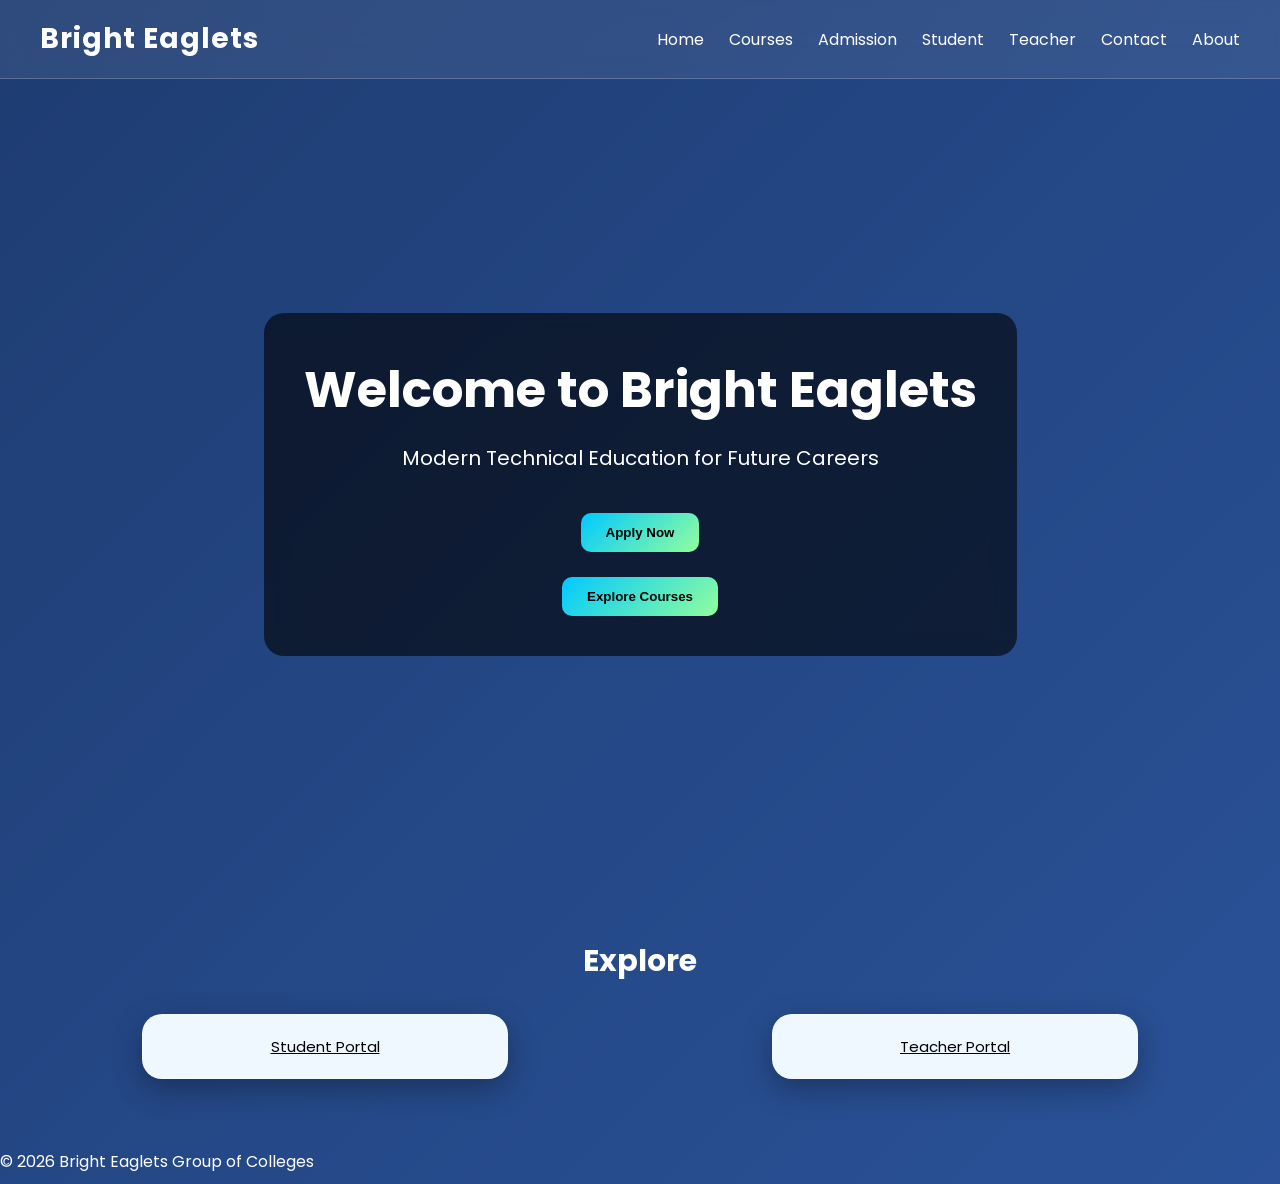
<file: index.html>
<!DOCTYPE html>
<html lang="en">
<head>
  <link href="https://fonts.googleapis.com/css2?family=Poppins:wght@300;500;700&display=swap" rel="stylesheet">
<meta charset="UTF-8">
<meta name="viewport" content="width=device-width, initial-scale=1.0">

<title>Bright Eaglets</title>

<link rel="stylesheet" href="style.css">
<link rel="stylesheet" href="https://cdnjs.cloudflare.com/ajax/libs/font-awesome/6.5.0/css/all.min.css">
<style>
.grid a{
background-color: aliceblue;
padding: 20px;
}
</style>
  <link rel="icon" type="image/png" href="favicon.png">
</head>

<body>

<!-- NAVBAR -->
<nav class="navbar">
  <div class="logo">Bright Eaglets</div>
  <ul class="nav-links">
    <li><a href="index.html">Home</a></li>
    <li><a href="courses.html">Courses</a></li>
    <li><a href="admission.html">Admission</a></li>
    <li><a href="student.html">Student</a></li>
    <li><a href="teacher.html">Teacher</a></li>
    <li><a href="contact.html">Contact</a></li>
     <li><a href="about.html">About</a></li>
  </ul>
</nav>

<!-- HERO -->
<section class="hero">
  <div class="overlay">
    <h1 id="typing"></h1>
    <p>Modern Technical Education for Future Careers</p><br>
    <a href="admission.html"><button><b>Apply Now</b></button></a><br><br>
    <a href="courses.html"><button class="outline">Explore Courses</button></a>
  </div>
</section>

<!-- QUICK LINKS -->
<section class="section">
  <h2>Explore</h2>
  <div class="grid">
    <a href="student.html" class="card">Student Portal</a>
    <a href="teacher.html" class="card">Teacher Portal</a>
  </div>
</section>

<footer>
  <p>© 2026 Bright Eaglets Group of Colleges</p>
</footer>

<script src="script.js"></script>
</body>
</html>
</file>
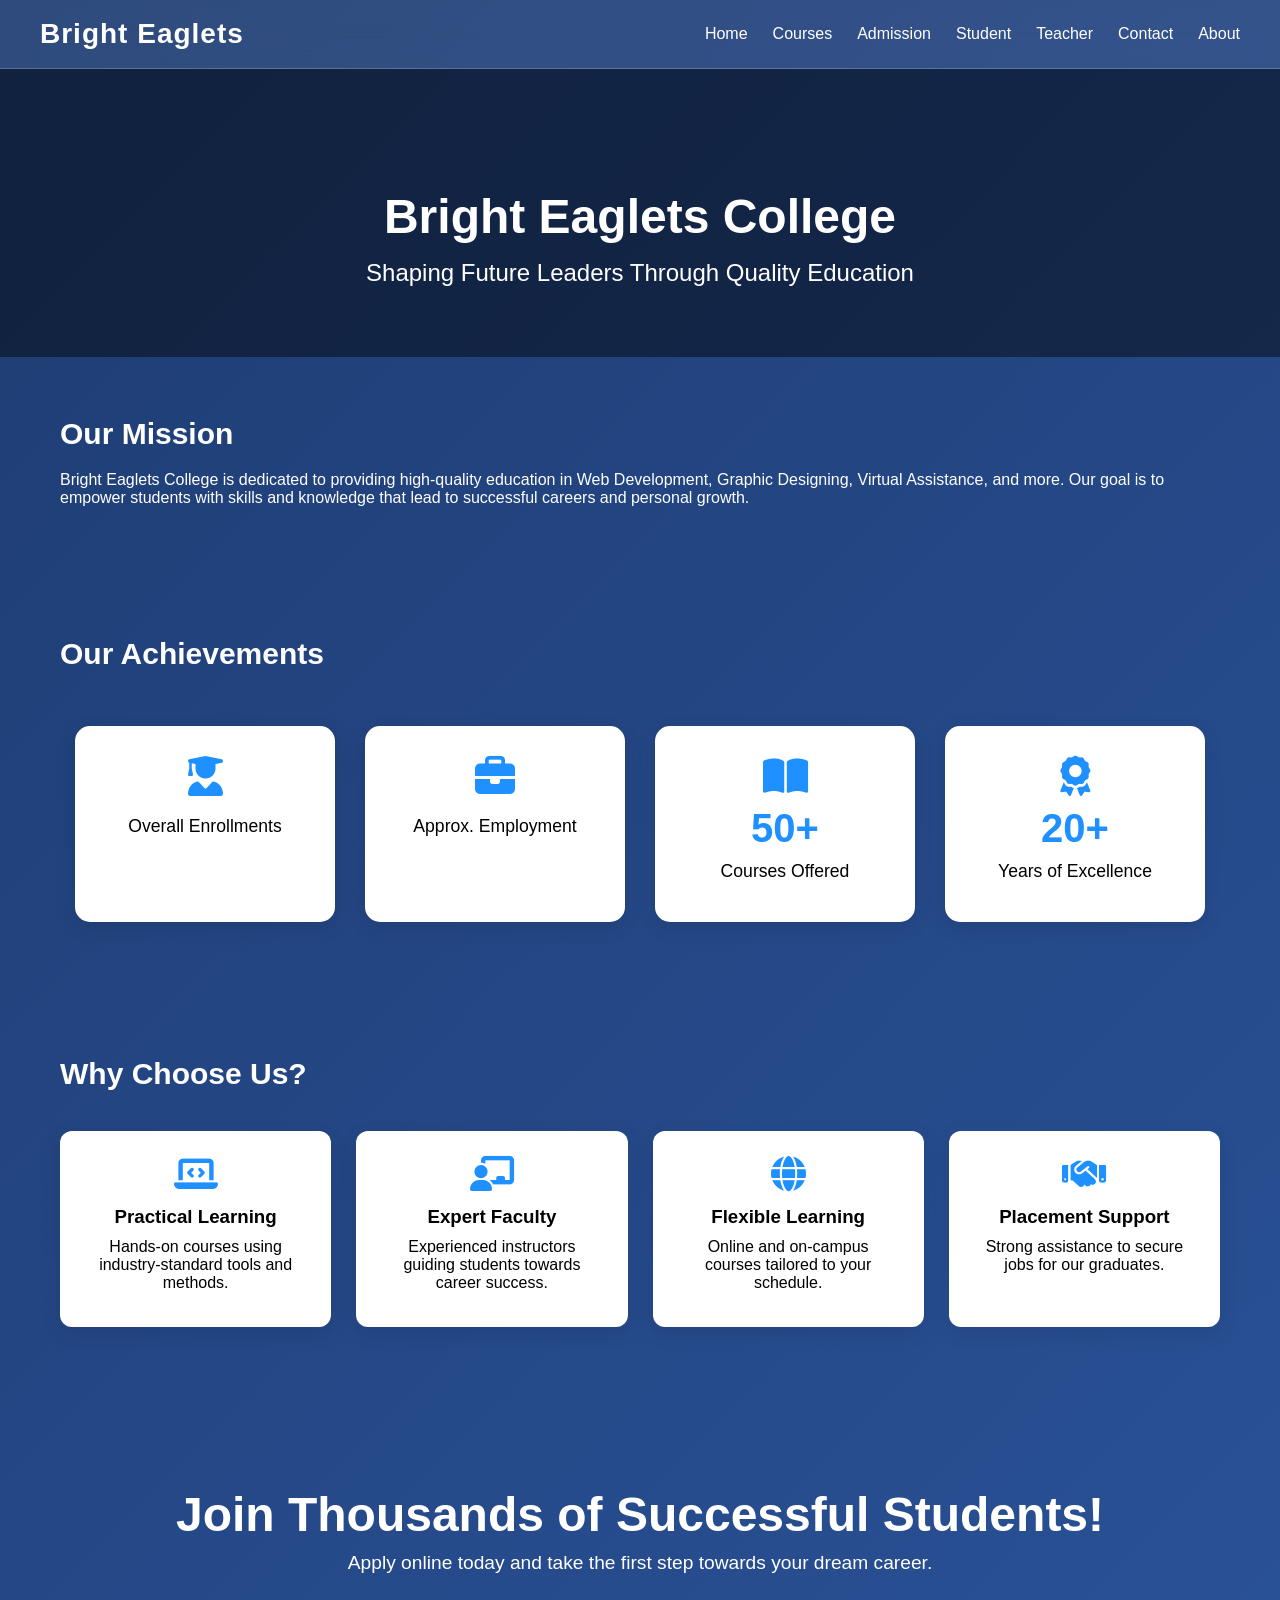
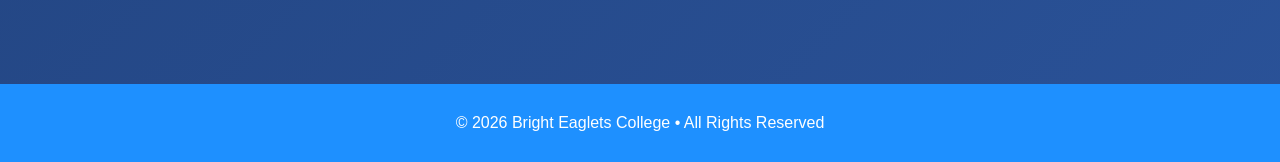
<file: about.html>
<!DOCTYPE html>
<html lang="en">
<head>
    <meta charset="UTF-8">
    <meta name="viewport" content="width=device-width, initial-scale=1.0">
    <title>About Us - Bright Eaglets College</title>
    <link rel="stylesheet" href="style.css">
    <link href="https://fonts.googleapis.com/css2?family=Roboto:wght@400;700&display=swap" rel="stylesheet">
    <link rel="stylesheet" href="https://cdnjs.cloudflare.com/ajax/libs/font-awesome/6.4.0/css/all.min.css">
    <style>
        /* Base */
   
        /* Header */
        header {
            background: url('https://images.unsplash.com/photo-1581091870621-58b3f270c8f6?crop=entropy&cs=tinysrgb&fit=max&fm=jpg&q=80&w=1920') no-repeat center center/cover;
            color: white;
            text-align: center;
            padding: 120px 20px 60px;
            position: relative;
        }
        header::after {
            content: '';
            position: absolute; top:0; left:0; width:100%; height:100%;
            background: rgba(0,0,0,0.45); /* Dark overlay for text visibility */
        }
        header h1, header p { position: relative; z-index: 2; color: white; }
        header h1 { font-size: 3em; margin: 0; }
        header p { font-size: 1.5em; margin-top: 15px; }

        /* Sections */
        section { padding: 60px 20px; max-width: 1200px; margin: auto; }
        h2 { color: white; } /* Headings outside cards now white */

        /* Achievements */
        .achievements {
            display: flex; justify-content: space-around; flex-wrap: wrap; margin-top: 40px;
        }
        .achievement {
            background: white;
            padding: 30px;
            margin: 15px;
            border-radius: 15px;
            box-shadow: 0 6px 20px rgba(0,0,0,0.1);
            flex: 1 1 250px;
            text-align: center;
            transition: transform 0.3s ease, box-shadow 0.3s ease;
            color: black; /* Card text black */
        }
        .achievement:hover {
            transform: translateY(-10px);
            box-shadow: 0 12px 25px rgba(0,0,0,0.15);
        }
        .achievement h2 { font-size: 2.5em; margin-bottom: 10px; color: #1e90ff; }
        .achievement i { font-size: 2.5em; color: #1e90ff; margin-bottom: 10px; }
        .achievement p { font-size: 1.1em; }

        /* Enrollment/Employment empty text white */
        #enrollments:empty, #employment:empty { color: white; }

        /* Features / Why Choose Us */
        .features {
            display: grid; grid-template-columns: repeat(auto-fit, minmax(250px, 1fr));
            gap: 25px; margin-top: 40px;
        }
        .feature {
            background: #fff;
            border-radius: 12px;
            padding: 25px;
            box-shadow: 0 6px 20px rgba(0,0,0,0.1);
            text-align: center;
            transition: transform 0.3s ease;
            color: black; /* Card text black */
        }
        .feature:hover { transform: translateY(-8px); }
        .feature i { font-size: 2.2em; color: #1e90ff; margin-bottom: 15px; }

        /* Parallax CTA */
        .parallax {
            background-attachment: fixed;
            background-position: center;
            background-repeat: no-repeat;
            background-size: cover;
            color: white;
            text-align: center;
            padding: 100px 20px;
        }
        .parallax h2 { font-size: 3em; margin: 0; }
        .parallax p { font-size: 1.2em; }

        /* Footer */
        footer { background: #1e90ff; color: white; text-align: center; padding: 30px; }
    </style>
</head>
<body>

    <!-- Navbar -->
    <nav class="navbar">
        <div class="logo">Bright Eaglets</div>
        <ul class="nav-links">
            <li><a href="index.html">Home</a></li>
            <li><a href="courses.html">Courses</a></li>
            <li><a href="admission.html">Admission</a></li>
            <li><a href="student.html">Student</a></li>
            <li><a href="teacher.html">Teacher</a></li>
            <li><a href="contact.html">Contact</a></li>
            <li><a href="about.html">About</a></li>
        </ul>
    </nav>

    <!-- Header -->
    <header>
        <h1>Bright Eaglets College</h1>
        <p>Shaping Future Leaders Through Quality Education</p>
    </header>

    <!-- Mission Section -->
    <section>
        <h2>Our Mission</h2>
        <p>Bright Eaglets College is dedicated to providing high-quality education in Web Development, Graphic Designing, Virtual Assistance, and more. Our goal is to empower students with skills and knowledge that lead to successful careers and personal growth.</p>
    </section>

    <!-- Achievements Section -->
    <section>
        <h2>Our Achievements</h2>
        <div class="achievements">
            <div class="achievement">
                <i class="fas fa-user-graduate"></i>
                <h2 id="enrollments"></h2>
                <p>Overall Enrollments</p>
            </div>
            <div class="achievement">
                <i class="fas fa-briefcase"></i>
                <h2 id="employment"></h2>
                <p>Approx. Employment</p>
            </div>
            <div class="achievement">
                <i class="fas fa-book-open"></i>
                <h2>50+</h2>
                <p>Courses Offered</p>
            </div>
            <div class="achievement">
                <i class="fas fa-award"></i>
                <h2>20+</h2>
                <p>Years of Excellence</p>
            </div>
        </div>
    </section>

    <!-- Features Section -->
    <section>
        <h2>Why Choose Us?</h2>
        <div class="features">
            <div class="feature">
                <i class="fas fa-laptop-code"></i>
                <h3>Practical Learning</h3>
                <p>Hands-on courses using industry-standard tools and methods.</p>
            </div>
            <div class="feature">
                <i class="fas fa-chalkboard-teacher"></i>
                <h3>Expert Faculty</h3>
                <p>Experienced instructors guiding students towards career success.</p>
            </div>
            <div class="feature">
                <i class="fas fa-globe"></i>
                <h3>Flexible Learning</h3>
                <p>Online and on-campus courses tailored to your schedule.</p>
            </div>
            <div class="feature">
                <i class="fas fa-handshake"></i>
                <h3>Placement Support</h3>
                <p>Strong assistance to secure jobs for our graduates.</p>
            </div>
        </div>
    </section>

    <!-- Parallax CTA Section -->
    <div class="parallax" style="background-image: url('https://www.brighteaglets.edu.pk/assets/images/cta.jpg');">
        <h2>Join Thousands of Successful Students!</h2>
        <p>Apply online today and take the first step towards your dream career.</p>
    </div>

    <!-- Footer -->
    <footer>
        &copy; 2026 Bright Eaglets College • All Rights Reserved
    </footer>

</body>
</html>
</file>
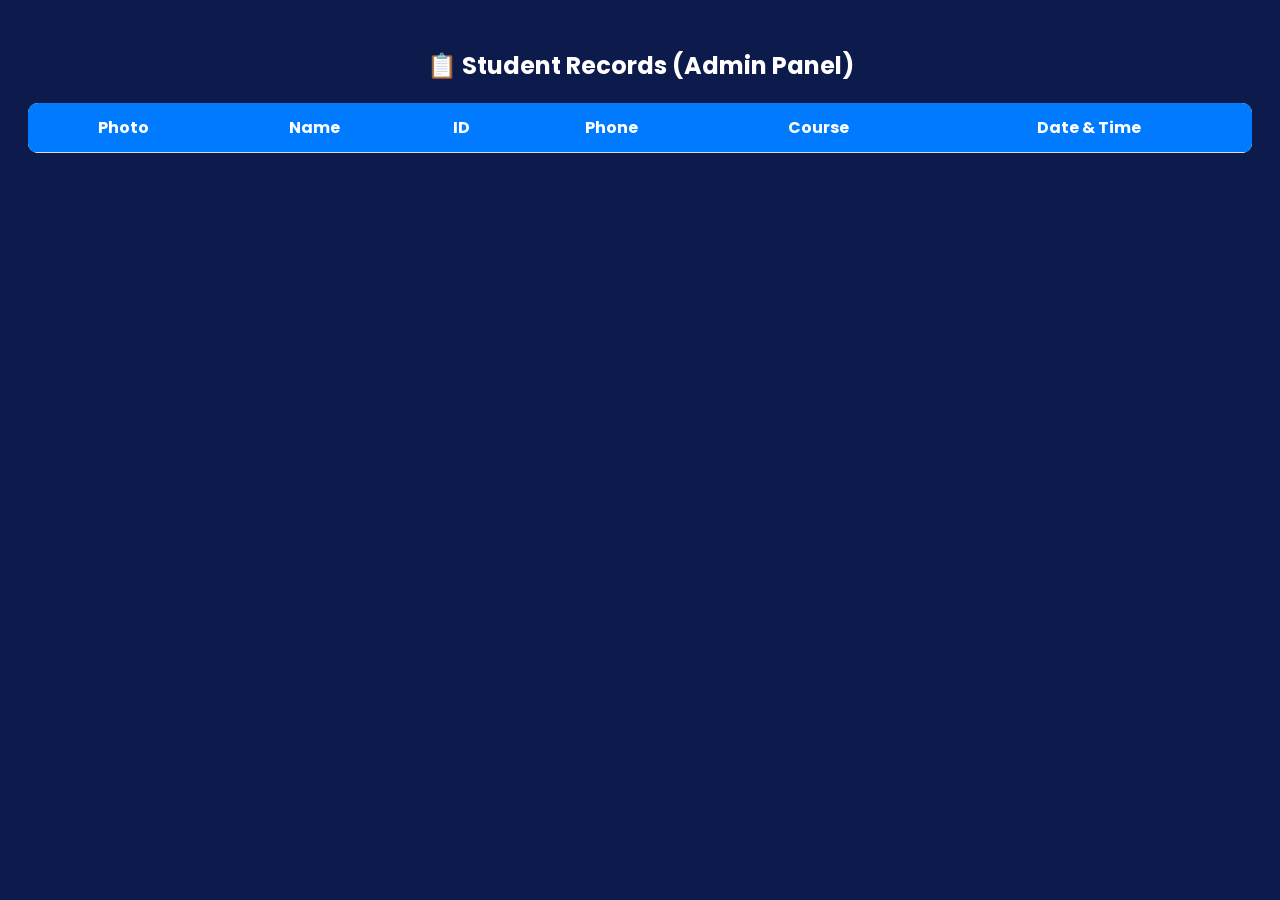
<file: admin.html>
<!DOCTYPE html>
<html>
<head>
<title>Admin Panel</title>
<link href="https://fonts.googleapis.com/css2?family=Poppins:wght@300;500;700&display=swap" rel="stylesheet">

<style>
body{
  font-family:'Poppins',sans-serif;
  background:#0d1b4c;
  color:white;
  padding:20px;
}

h2{
  text-align:center;
}

table{
  width:100%;
  border-collapse:collapse;
  margin-top:20px;
  background:white;
  color:black;
  border-radius:10px;
  overflow:hidden;
}

th, td{
  padding:12px;
  text-align:center;
  border-bottom:1px solid #ddd;
}

th{
  background:#007bff;
  color:white;
}

img{
  width:50px;
  height:50px;
  border-radius:50%;
  object-fit:cover;
}

tr:hover{
  background:#f1f1f1;
}
</style>
</head>

<body>

<h2>📋 Student Records (Admin Panel)</h2>

<table>
<thead>
<tr>
<th>Photo</th>
<th>Name</th>
<th>ID</th>
<th>Phone</th>
<th>Course</th>
<th>Date & Time</th>
</tr>
</thead>

<tbody id="tableBody"></tbody>
</table>

<script>
let students = JSON.parse(localStorage.getItem("students")) || [];

let table = document.getElementById("tableBody");

students.forEach(student => {
  let row = `
    <tr>
      <td><img src="${student.photo}"></td>
      <td>${student.name}</td>
      <td>${student.id}</td>
      <td>${student.phone}</td>
      <td>${student.course}</td>
      <td>${student.date}</td>
    </tr>
  `;
  table.innerHTML += row;
});
</script>

</body>
</html>
</file>
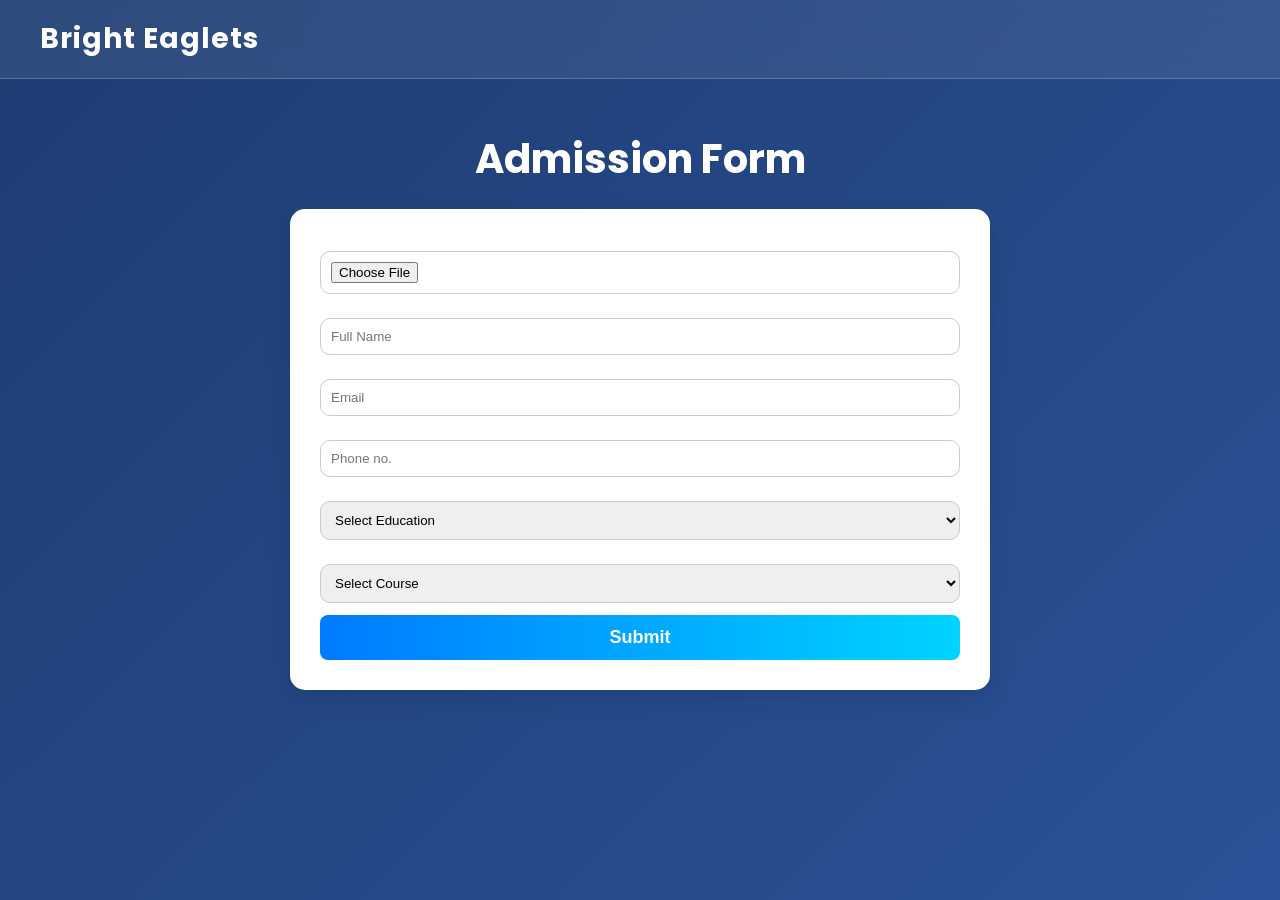
<file: admission.html>
<!DOCTYPE html>
<html>
<head>
  <link href="https://fonts.googleapis.com/css2?family=Poppins:wght@300;500;700&display=swap" rel="stylesheet">
<title>Admission</title>
<link rel="stylesheet" href="style.css">

<style>
body{
  font-family:'Poppins',sans-serif;
  background:linear-gradient(135deg,#1e3c72,#2a5298);
  min-height:100vh;
  color:#fff;
}

.section {
  text-align: center;
  padding: 50px 20px;
}

form {
  background: #fff;
  padding: 30px;
  max-width: 700px;
  margin: auto;
  border-radius: 15px;
  box-shadow: 0 10px 25px rgba(0,0,0,0.1);
}

form input, form select {
  width: 100%;
  padding: 10px;
  margin: 12px 0;
  border-radius: 10px;
  border: 1px solid #ccc;
}

form button {
  width: 100%;
  padding: 12px;
  background: linear-gradient(90deg,#007BFF,#00D4FF);
  border: none;
  color: white;
  font-size: 18px;
  border-radius: 8px;
  cursor: pointer;
}

h2 {
  font-size: 40px;
}
</style>

</head>

<body>

<nav class="navbar">
  <div class="logo">Bright Eaglets</div>
</nav>

<section class="section">
<h2>Admission Form</h2>

<!-- ✅ FORM UPDATED -->
<form action="submit.php" method="POST" enctype="multipart/form-data">

<input type="file" name="photo" required>

<input type="text" name="name" placeholder="Full Name" required>
<input type="email" name="email" placeholder="Email" required>
<input type="text" name="phone" placeholder="Phone no." required>

<select name="education" required>
  <option value="">Select Education</option>
  <option>Matric</option>
  <option>Intermediate</option>
  <option>Bachelor</option>
  <option>Master</option>
</select>

<select name="course" required>
<option value="">Select Course</option>
<option>Graphic Designing</option>
<option>Freelancing</option>
<option>Cyber Security</option>
<option>Web Development</option>
</select>

<button type="submit">Submit</button>

</form>

</section>

</body>
</html>
</file>
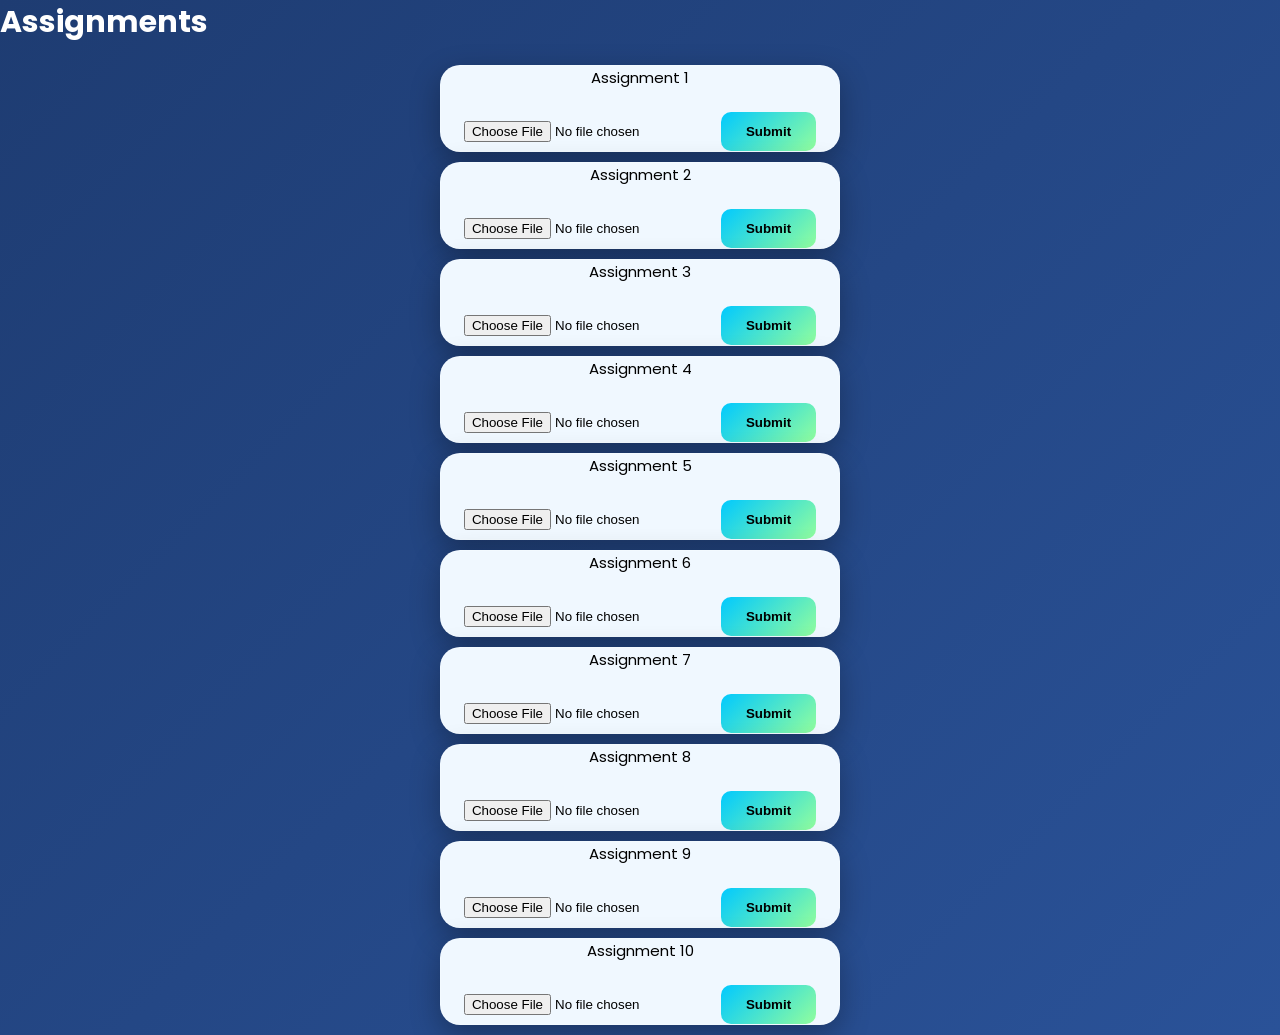
<file: assignment.html>
<!DOCTYPE html>
<html>
<head>
    <link href="https://fonts.googleapis.com/css2?family=Poppins:wght@300;500;700&display=swap" rel="stylesheet">
<title>Assignments</title>
<link rel="stylesheet" href="style.css">
</head>
<body>

<h2>Assignments</h2>

<div class="card">
  Assignment 1 <br><br>
  <input type="file">
  <button onclick="submitAssignment(1)">Submit</button>
</div>
<div class="card">
  Assignment 2 <br><br>
  <input type="file">
  <button onclick="submitAssignment(1)">Submit</button>
</div>
<div class="card">
  Assignment 3 <br><br>
  <input type="file">
  <button onclick="submitAssignment(1)">Submit</button>
</div>
<div class="card">
  Assignment 4<br><br>
  <input type="file">
  <button onclick="submitAssignment(1)">Submit</button>
</div>
<div class="card">
  Assignment 5 <br><br>
  <input type="file">
  <button onclick="submitAssignment(1)">Submit</button>
</div>
<div class="card">
  Assignment 6 <br><br>
  <input type="file">
  <button onclick="submitAssignment(1)">Submit</button>
</div>
<div class="card">
  Assignment 7 <br><br>
  <input type="file">
  <button onclick="submitAssignment(1)">Submit</button>
</div>
<div class="card">
  Assignment 8<br><br>
  <input type="file">
  <button onclick="submitAssignment(1)">Submit</button>
</div>
<div class="card">
  Assignment 9<br><br>
  <input type="file">
  <button onclick="submitAssignment(1)">Submit</button>
</div>
<div class="card">
  Assignment 10 <br><br>
  <input type="file">
  <button onclick="submitAssignment(1)">Submit</button>
</div>
</body>
</html>
</file>
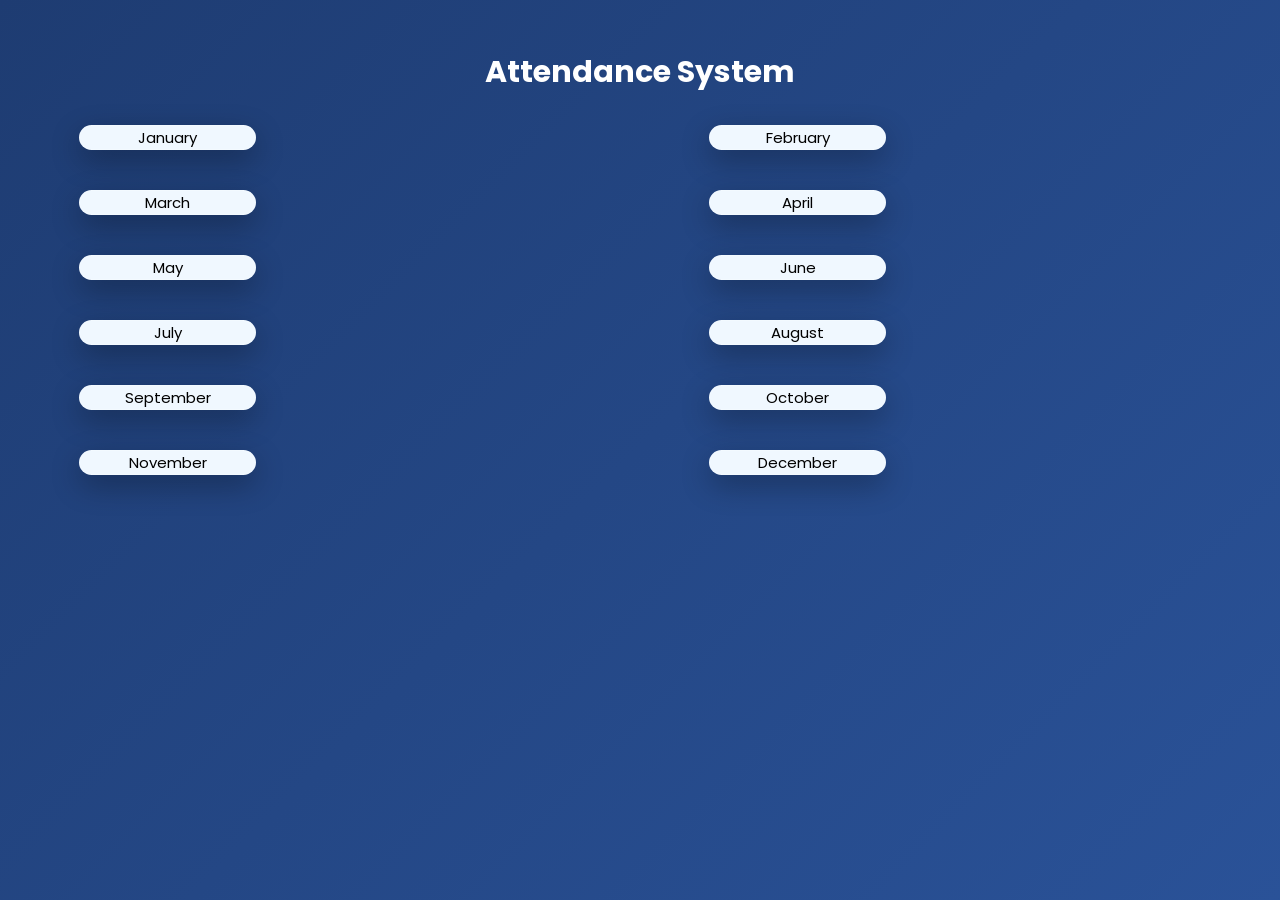
<file: attendance.html>
<!DOCTYPE html>
<html>
<head>
<link href="https://fonts.googleapis.com/css2?family=Poppins:wght@300;500;700&display=swap" rel="stylesheet">   
<title>Attendance</title>
<link rel="stylesheet" href="style.css">
</head>

<body>

<section class="section">
<h2>Attendance System</h2>

<div class="grid">

<!-- MONTH CARD -->
<div class="card" onclick="toggleMonth('jan')">January</div>
<div id="jan" class="month-box"></div>

<div class="card" onclick="toggleMonth('feb')">February</div>
<div id="feb" class="month-box"></div>

<div class="card" onclick="toggleMonth('mar')">March</div>
<div id="mar" class="month-box"></div>

<div class="card" onclick="toggleMonth('apr')">April</div>
<div id="apr" class="month-box"></div>

<div class="card" onclick="toggleMonth('may')">May</div>
<div id="may" class="month-box"></div>

<div class="card" onclick="toggleMonth('jun')">June</div>
<div id="jun" class="month-box"></div>

<div class="card" onclick="toggleMonth('jul')">July</div>
<div id="jul" class="month-box"></div>

<div class="card" onclick="toggleMonth('aug')">August</div>
<div id="aug" class="month-box"></div>

<div class="card" onclick="toggleMonth('sep')">September</div>
<div id="sep" class="month-box"></div>

<div class="card" onclick="toggleMonth('oct')">October</div>
<div id="oct" class="month-box"></div>

<div class="card" onclick="toggleMonth('nov')">November</div>
<div id="nov" class="month-box"></div>

<div class="card" onclick="toggleMonth('dec')">December</div>
<div id="dec" class="month-box"></div>

</div>
</section>

<script>
function toggleMonth(id) {
  let box = document.getElementById(id);

  if (box.innerHTML === "") {
    let content = "<table><tr><th>Date</th><th>Status</th></tr>";

    for (let i = 1; i <= 30; i++) {
      content += `
      <tr>
        <td>${i}</td>
        <td>
          <button onclick="mark(this, 'Present')">P</button>
          <button onclick="mark(this, 'Absent')">A</button>
        </td>
      </tr>`;
    }

    content += "</table>";
    box.innerHTML = content;
  } else {
    box.innerHTML = "";
  }
}

function mark(btn, status) {
  btn.parentElement.innerHTML = status;
}
</script>

</body>
</html>
</file>
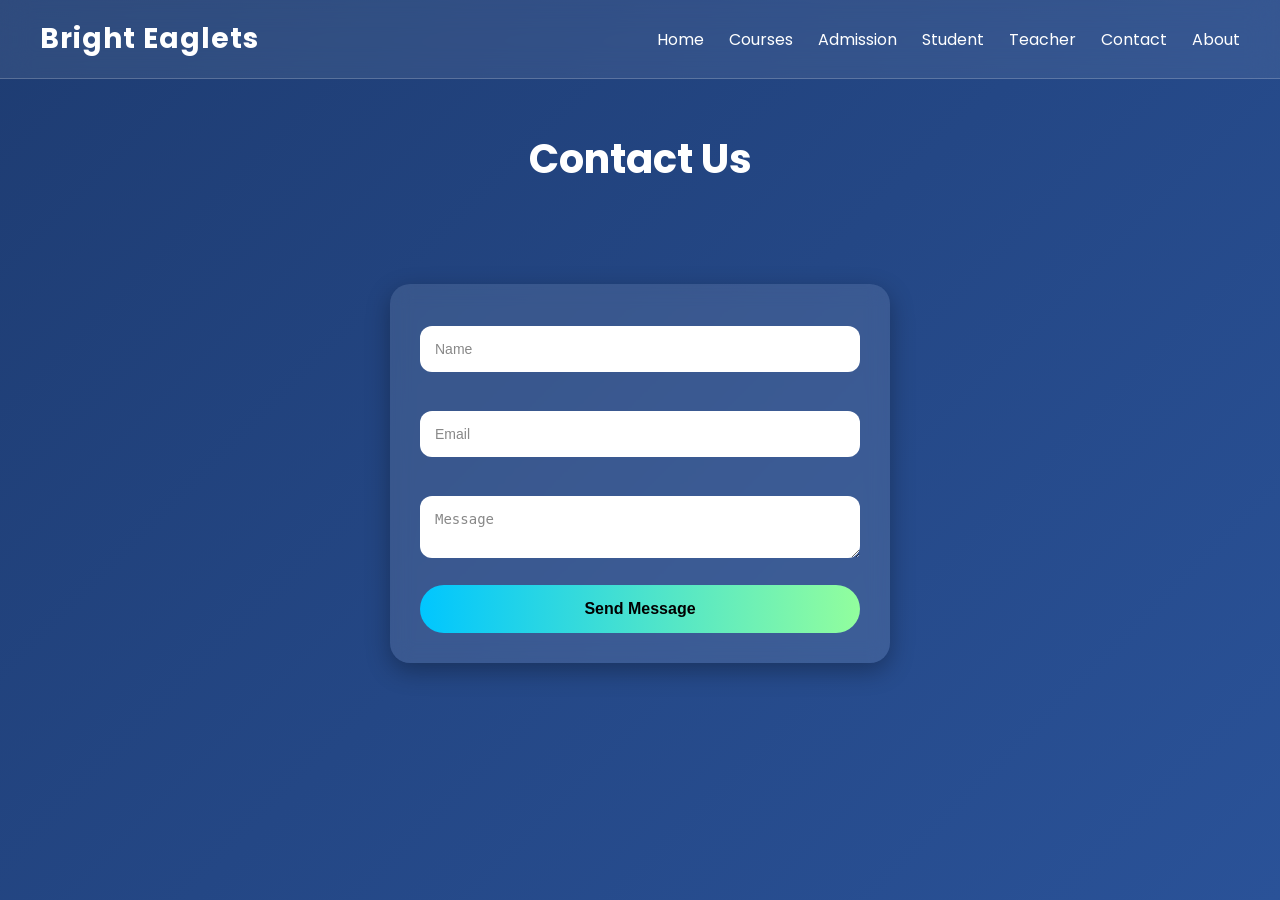
<file: contact.html>
<!DOCTYPE html>
<html>
<head>
<link href="https://fonts.googleapis.com/css2?family=Poppins:wght@300;500;700&display=swap" rel="stylesheet">
<title>Contact</title>
<link rel="stylesheet" href="style.css">
<style>
h2 {
  font-size: 40px;
  color: white;
}

/* FORM BOX */
.form-box {
  width: 60%;
  max-width: 500px;
  margin: auto;
  background: rgba(255, 255, 255, 0.1); /* glass effect */
  backdrop-filter: blur(10px);
  padding: 30px;
  border-radius: 20px;
  box-shadow: 0 8px 25px rgba(0,0,0,0.3);
}

/* INPUTS */
.form-box input,
.form-box textarea {
  width: 100%;
  padding: 15px;
  margin: 12px 0;
  border-radius: 12px;
  border: none;
  outline: none;
  background: white;
  font-size: 14px;
}

/* PLACEHOLDER COLOR */
.form-box input::placeholder,
.form-box textarea::placeholder {
  color: #888;
}

/* BUTTON */
.form-box button {
  width: 100%;
  padding: 15px;
  border: none;
  border-radius: 30px;
  background: linear-gradient(to right, #00c6ff, #92fe9d);
  color: black;
  font-weight: bold;
  font-size: 16px;
  cursor: pointer;
  transition: 0.3s;
}

.form-box button:hover {
  transform: scale(1.05);
}
</style>
</head>

<body>

<nav class="navbar">
  <div class="logo">Bright Eaglets</div>
  <ul class="nav-links">
    <li><a href="index.html">Home</a></li>
    <li><a href="courses.html">Courses</a></li>
    <li><a href="admission.html">Admission</a></li>
    <li><a href="student.html">Student</a></li>
    <li><a href="teacher.html">Teacher</a></li>
    <li><a href="contact.html">Contact</a></li>
    <li><a href="about.html">About</a></li>
  </ul>
</nav>

<section class="section">
<h2>Contact Us</h2><br><br><br>

<form class="form-box">
  <input type="text"  placeholder="Name" required>
  <input type="email" placeholder="Email" required>
  <textarea placeholder="Message" required></textarea>
  <button type="submit">Send Message</button>
</form>

</section>

</body>
</html>
</file>
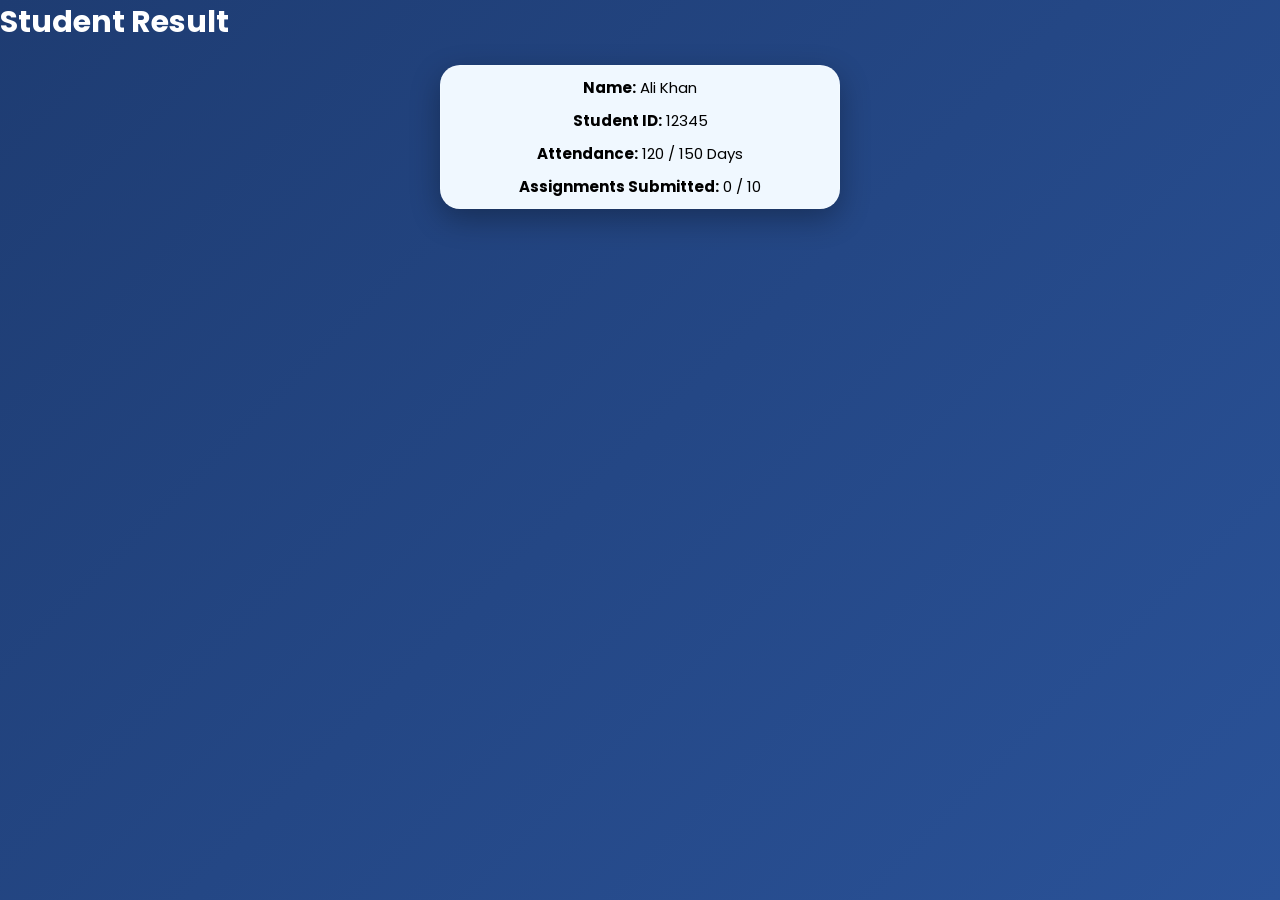
<file: result.html>
<!DOCTYPE html>
<html>
<head>
  <link href="https://fonts.googleapis.com/css2?family=Poppins:wght@300;500;700&display=swap" rel="stylesheet">
<title>Result</title>
<link rel="stylesheet" href="style.css">
</head>
<body>

<h2>Student Result</h2>

<div class="card">
  <p><b>Name:</b> Ali Khan</p>
  <p><b>Student ID:</b> 12345</p>
  <p><b>Attendance:</b> <span id="att"></span></p>
  <p><b>Assignments Submitted:</b> <span id="assign"></span></p>
</div>
</body>
</html>
<script src="script.js"></script>
</file>
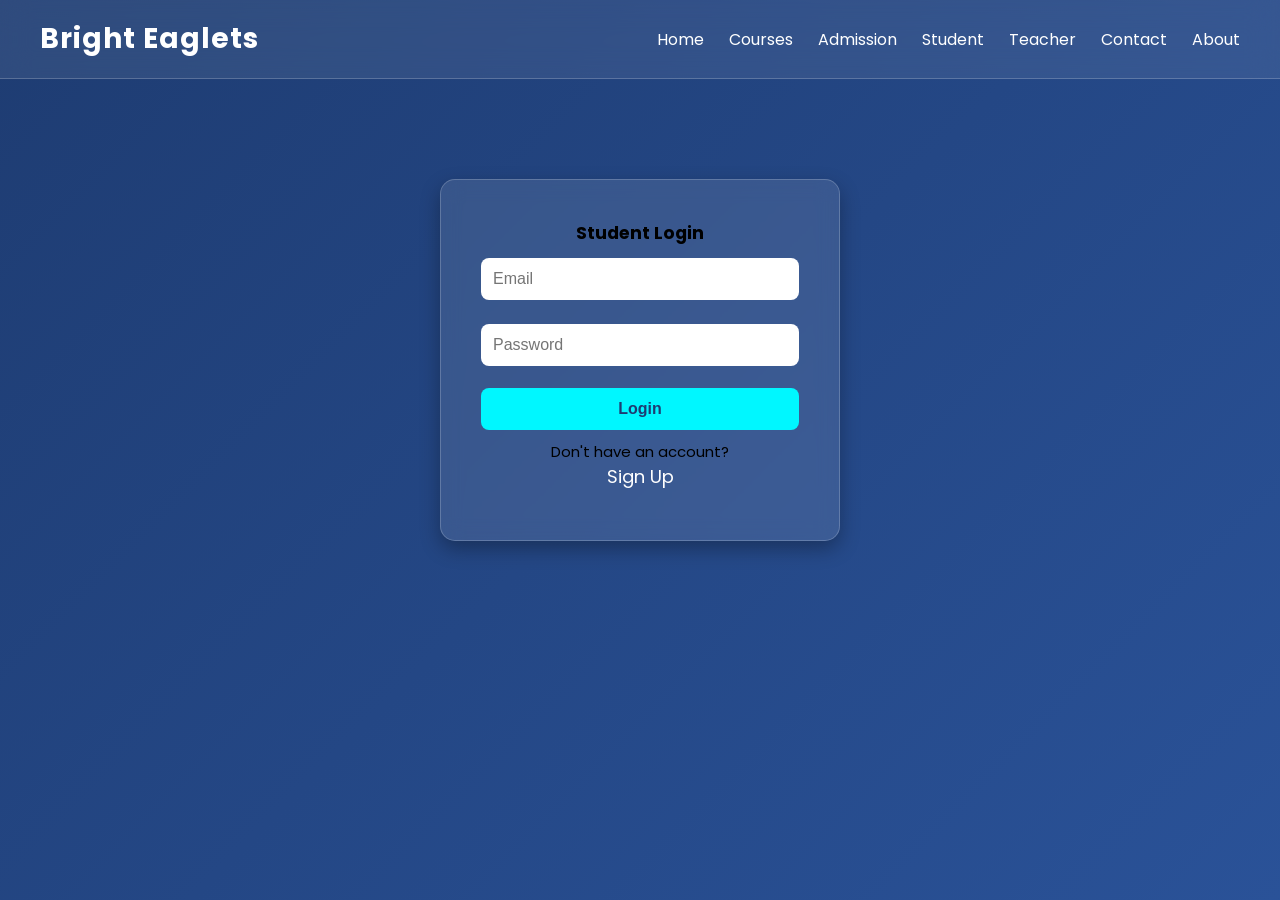
<file: student.html>
<!DOCTYPE html>
<html lang="en">
<head>
<meta charset="UTF-8">
<title>Student Portal</title>
<link rel="stylesheet" href="style.css">
<link href="https://fonts.googleapis.com/css2?family=Poppins:wght@300;500;700&display=swap" rel="stylesheet">
<style>
/* BODY & FLEX CENTER */


/* CARD */
.card {
  width:400px;
  max-width:90%;
  padding:40px;
  border-radius:15px;
  text-align:center;
  background: rgba(255,255,255,0.1);
  backdrop-filter: blur(10px);
  box-shadow: 0 8px 20px rgba(0,0,0,0.3);
  margin-top:100px; /* navbar ke liye thoda spacing */
}

input {
  width:100%;
  padding:12px;
  margin:12px 0;
  border-radius:8px;
  border:none;
  font-size:16px;
}

button {
  width:100%;
  padding:12px;
  margin-top:10px;
  background:#00f7ff;
  color:#1e3c72;
  border:none;
  border-radius:8px;
  font-size:16px;
  cursor:pointer;
}

button:hover{
  background:#00d6e6;
}

.dashboard { display:none; }

/* RESPONSIVE */
@media (max-width:480px){
  .card { padding:20px; width:95%; }
  .logo{ font-size:24px; }
  .nav-links{ gap:15px; font-size:14px; }
}
</style>
</head>
<body>

<!-- NAVBAR -->
<nav class="navbar">
  <div class="logo">Bright Eaglets</div>
  <ul class="nav-links">
    <li><a href="index.html">Home</a></li>
    <li><a href="courses.html">Courses</a></li>
    <li><a href="admission.html">Admission</a></li>
    <li><a href="student.html">Student</a></li>
    <li><a href="teacher.html">Teacher</a></li>
    <li><a href="contact.html">Contact</a></li>
     <li><a href="about.html">About</a></li>
  </ul>
</nav>
<!-- LOGIN -->
<div class="card" id="loginForm">
  <h3>Student Login</h3>
  <input type="email" id="loginEmail" placeholder="Email">
  <input type="password" id="loginPassword" placeholder="Password">
  <button id="loginBtn">Login</button>
  <p>Don't have an account? <a href="signup.html">Sign Up</a></p>
</div>

<!-- DASHBOARD -->
<div class="card dashboard" id="dashboard">
  <h3>Welcome, <span id="studentName"></span></h3>
  <p><strong>ID:</strong> <span id="studentId"></span></p>
  <p><strong>Course:</strong> <span id="studentCourse"></span></p>
  <button id="logoutBtn" style="background:#ff4b5c;margin-top:20px;">Logout</button>
</div>

<script>
// LOGIN
document.getElementById('loginBtn').addEventListener('click', () => {
  const student = JSON.parse(localStorage.getItem('student'));
  const email = document.getElementById('loginEmail').value;
  const password = document.getElementById('loginPassword').value;

  if(student && student.email === email && student.password === password){
    document.getElementById('loginForm').style.display = 'none';
    document.getElementById('dashboard').style.display = 'block';
    document.getElementById('studentName').textContent = student.name;
    document.getElementById('studentId').textContent = student.studentId;
    document.getElementById('studentCourse').textContent = student.course;
  } else {
    alert("Invalid credentials!");
  }
});

// LOGOUT
document.getElementById('logoutBtn').addEventListener('click', () => {
  document.getElementById('dashboard').style.display = 'none';
  document.getElementById('loginForm').style.display = 'block';
});
</script>

</body>
</html>
</file>
<file: style.css>
/* ===== GLOBAL RESET ===== */
*{
  margin:0;
  padding:0;
  box-sizing:border-box;
}

/* ===== BODY ===== */
body{
  font-family:'Poppins',sans-serif;
  background:linear-gradient(135deg,#1e3c72,#2a5298);
  min-height:100vh;
  color:#fff;
}

/* ===== NAVBAR ===== */
.navbar{
  display:flex;
  justify-content:space-between;
  align-items:center;
  padding:18px 40px;
  background:rgba(255,255,255,0.08);
  backdrop-filter:blur(15px);
  border-bottom:1px solid rgba(255,255,255,0.2);
}

.logo{
  font-size:28px;
  font-weight:bold;
  letter-spacing:1px;
}

.nav-links{
  display:flex;
  gap:25px;
  list-style:none;
}

.nav-links a{
  color:#fff;
  text-decoration:none;
  position:relative;
  transition:0.3s;
}

.nav-links a::after{
  content:"";
  position:absolute;
  width:0%;
  height:2px;
  background:#00f7ff;
  bottom:-5px;
  left:0;
  transition:0.3s;
}

.nav-links a:hover::after{
  width:100%;
}

/* ===== HERO ===== */
.hero{
  height:90vh;
  background:url("https://images.unsplash.com/photo-1523240795612-9a054b0db644") no-repeat center/cover;
  display:flex;
  justify-content:center;
  align-items:center;
}

.hero .overlay{
  background:rgba(0,0,0,0.6);
  padding:40px;
  border-radius:20px;
  text-align:center;
  backdrop-filter:blur(10px);
}

.hero h1{
  font-size:50px;
}

.hero p{
  margin:15px 0;
  font-size:20px;
}

/* ===== SECTION ===== */
.section{
  padding:60px 30px;
  text-align:center;
  border-radius: 12px;
}

/* ===== GRID ===== */
.grid{
  display:grid;
  grid-template-columns:repeat(auto-fit,minmax(250px,1fr));
  gap:20px;
}

/* ===== CARD (MODERN GLASS PRO) ===== */
.card{
  background:rgba(255,255,255,0.1);
  border-radius:20px;
  padding:0px;
  backdrop-filter:blur(20px);
  border:1px solid rgba(255,255,255,0.2);
  box-shadow:0 10px 30px rgba(0,0,0,0.3);
  transition:all 0.4s ease;
  position:relative;
  overflow:hidden;
}

.card::before{
  content:"";
  position:absolute;
  width:150%;
  height:150%;
  background:linear-gradient(120deg,transparent,rgba(255,255,255,0.3),transparent);
  top:-50%;
  left:-50%;
  transform:rotate(25deg);
  opacity:0;
  transition:0.5s;
}

.card:hover::before{
  opacity:1;
  left:100%;
}

.card:hover{
  transform:translateY(-10px) scale(1.03);
}

.card a{
  color:#fff;
  text-decoration:none;
  font-size:18px;
  display:block;
}

/* ===== FORM ===== */
.form{
  margin-top:60px;
}

.form input{
  display:block;
  margin:15px auto;
  padding:14px;
  width:260px;
  border-radius:10px;
  border:none;
  outline:none;
  background:rgba(255,255,255,0.2);
  color:#fff;
}

.form input::placeholder{
  color:#ddd;
}

/* ===== BUTTON ===== */
button{
  padding:12px 25px;
  border:none;
  border-radius:10px;
  background:linear-gradient(135deg,#00c9ff,#92fe9d);
  color:#000;
  font-weight:bold;
  cursor:pointer;
  transition:0.3s;
}

button:hover{
  transform:scale(1.05);
  opacity:0.9;
}

/* ===== TABLE ===== */
table{
  margin:40px auto;
  border-collapse:collapse;
  width:90%;
  border-radius:15px;
  overflow:hidden;
  background:rgba(255,255,255,0.1);
  backdrop-filter:blur(15px);
}

th,td{
  padding:14px;
}

th{
  background:rgba(0,0,0,0.7);
}

tr:nth-child(even){
  background:rgba(255,255,255,0.05);
}

/* ===== UNIVERSAL PAGE SUPPORT ===== */
.container{
  width:90%;
  margin:auto;
}

h2{
  margin-bottom:20px;
  font-size:30px;
}

p{
  margin:10px 0;
}
.month-box {
  margin: 20px 0;
}

.month-box table {
  width: 100%;
}
.profile-img {
  width: 120px;
  height: 120px;
  border-radius: 50%;
  margin-bottom: 15px;
  border: 3px solid white;
}
/* ===== FORM BOX (ALL FORMS) ===== */
.form-box {
  max-width: 400px;
  margin: auto;
  display: flex;
  flex-direction: column;
  gap: 15px;
}

/* INPUT + TEXTAREA + SELECT */
.form-box input,
.form-box textarea,
.form-box select {
  border-radius: 10px;
  border: none;
  outline: none;
  background-color: aliceblue;
  color: black;
  padding: 20px 10px;
}

/* PLACEHOLDER */
.form-box input::placeholder,
.form-box textarea::placeholder {
  color: #ddd;
}

/* SEARCH BOX */
.search-box {
  padding: 12px;
  width: 300px;
  border-radius: 10px;
  border: none;
  margin-bottom: 30px;
}

/* CARD IMAGE */
.card img {
  width: 80px;
  margin-bottom: 15px;
}

/* COURSE IMAGE BIG */
.card img.large {
  width: 100%;
  height: 180px;
  object-fit: cover;
  border-radius: 10px;
}
.section {
  text-align: center;
  padding: 50px 20px;
}

.card {
  background-color: aliceblue;
  color: black;
  padding: 0px;
  margin: 10px auto;
  width: 60%;        /* 👈 ye width control karega */
  max-width: 400px;  /* 👈 zyada bari screen pe bhi limit */
  border-radius: 20px;
  text-align: center;
  font-size: 15px;
  transition: 0.3s;
}

.card:hover {
  transform: scale(1.03);
}
.form-box {
  width: 60%;
  max-width: 500px;
  margin: auto;
}

.form-box input,
.form-box textarea {
  width: 100%;
  padding: 15px;
  margin: 10px 0;
  border-radius: 10px;
  border: none;
  outline: none;
}

.form-box button {
  width: 100%;
  padding: 15px;
  border: none;
  border-radius: 20px;
  background: linear-gradient(to right, #00c6ff, #92fe9d);
  color: black;
  font-weight: bold;
  cursor: pointer;
}
</file>
